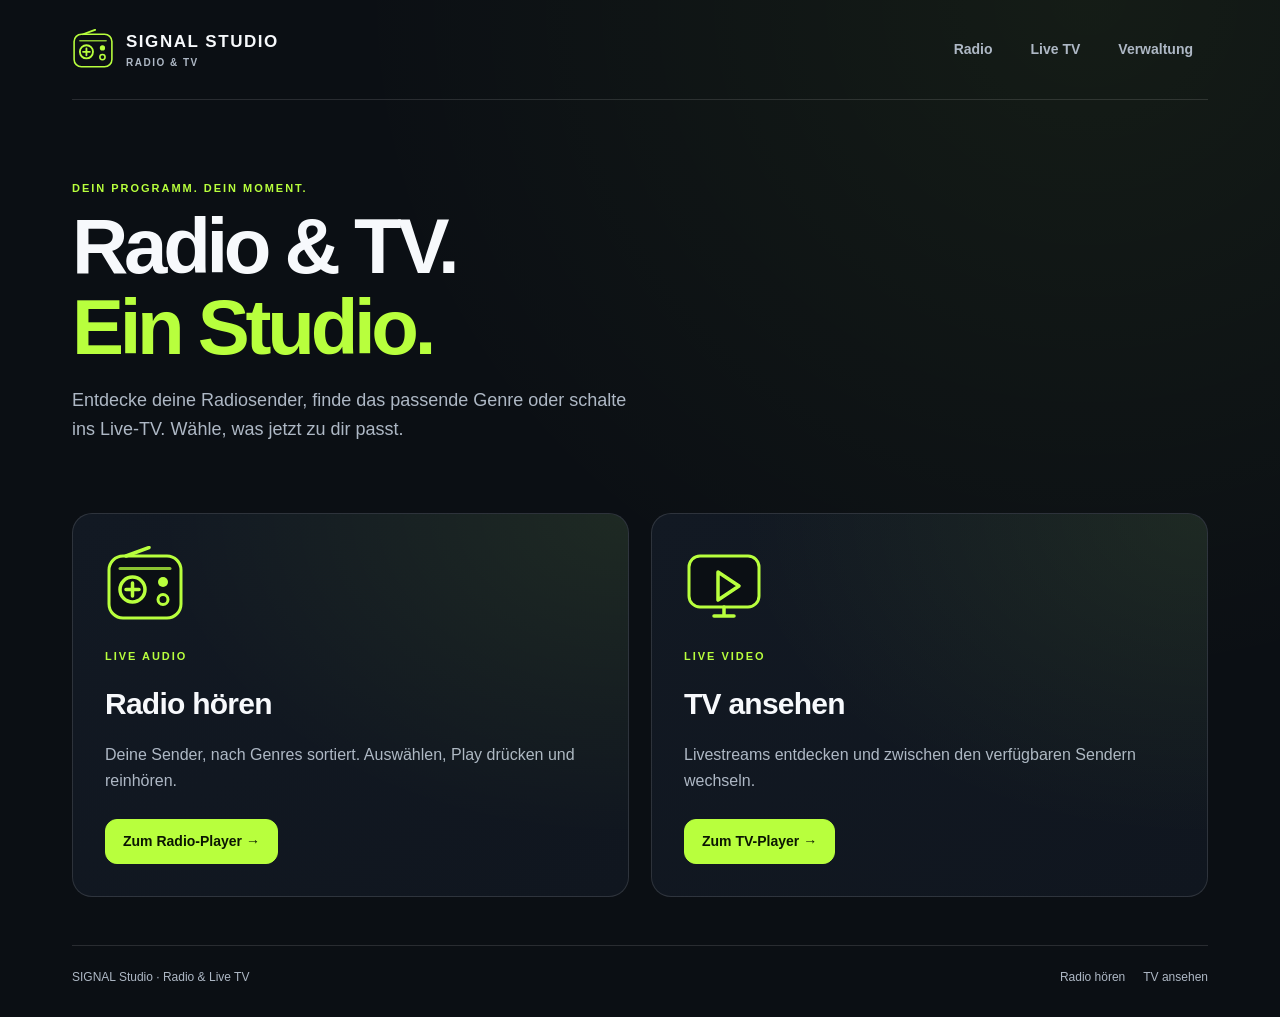
<file: index.html>
<!doctype html><html lang="de"><head><meta charset="UTF-8"><meta name="viewport" content="width=device-width,initial-scale=1"><meta name="description" content="SIGNAL Studio: Radio und Live-TV an einem Ort."><title>SIGNAL Studio - Radio &amp; TV</title><link rel="stylesheet" href="assets/css/studio.css?v=3"></head><body class="signal-site"><a class="skip-link" href="#inhalt">Zum Inhalt</a><div class="studio-shell"><header class="studio-header"><a class="studio-brand" href="index.html"><img src="easy-radio/assets/images/signal-radio.svg" alt="" width="42" height="42"><span>SIGNAL STUDIO<small>Radio &amp; TV</small></span></a><nav class="studio-nav" aria-label="Hauptnavigation"><a href="easy-radio/player.html">Radio</a><a href="tv-player/player.html">Live TV</a><a href="admin/login.php">Verwaltung</a></nav></header><main id="inhalt"><section class="hero"><span class="kicker">Dein Programm. Dein Moment.</span><h1>Radio &amp; TV.<br><span>Ein Studio.</span></h1><p>Entdecke deine Radiosender, finde das passende Genre oder schalte ins Live-TV. W&auml;hle, was jetzt zu dir passt.</p></section><div class="home-grid"><article class="card home-card"><img src="easy-radio/assets/images/signal-radio.svg" alt="" width="80" height="80"><span class="kicker">Live Audio</span><h2>Radio h&ouml;ren</h2><p>Deine Sender, nach Genres sortiert. Ausw&auml;hlen, Play dr&uuml;cken und reinh&ouml;ren.</p><a class="button primary" href="easy-radio/player.html">Zum Radio-Player &rarr;</a></article><article class="card home-card"><img src="tv-player/assets/images/signal-tv.svg" alt="" width="80" height="80"><span class="kicker">Live Video</span><h2>TV ansehen</h2><p>Livestreams entdecken und zwischen den verf&uuml;gbaren Sendern wechseln.</p><a class="button primary" href="tv-player/player.html">Zum TV-Player &rarr;</a></article></div></main><footer class="studio-footer"><span>SIGNAL Studio &middot; Radio &amp; Live TV</span><nav aria-label="Weitere Links"><a href="easy-radio/player.html">Radio h&ouml;ren</a><a href="tv-player/player.html">TV ansehen</a></nav></footer></div></body></html>
</file>
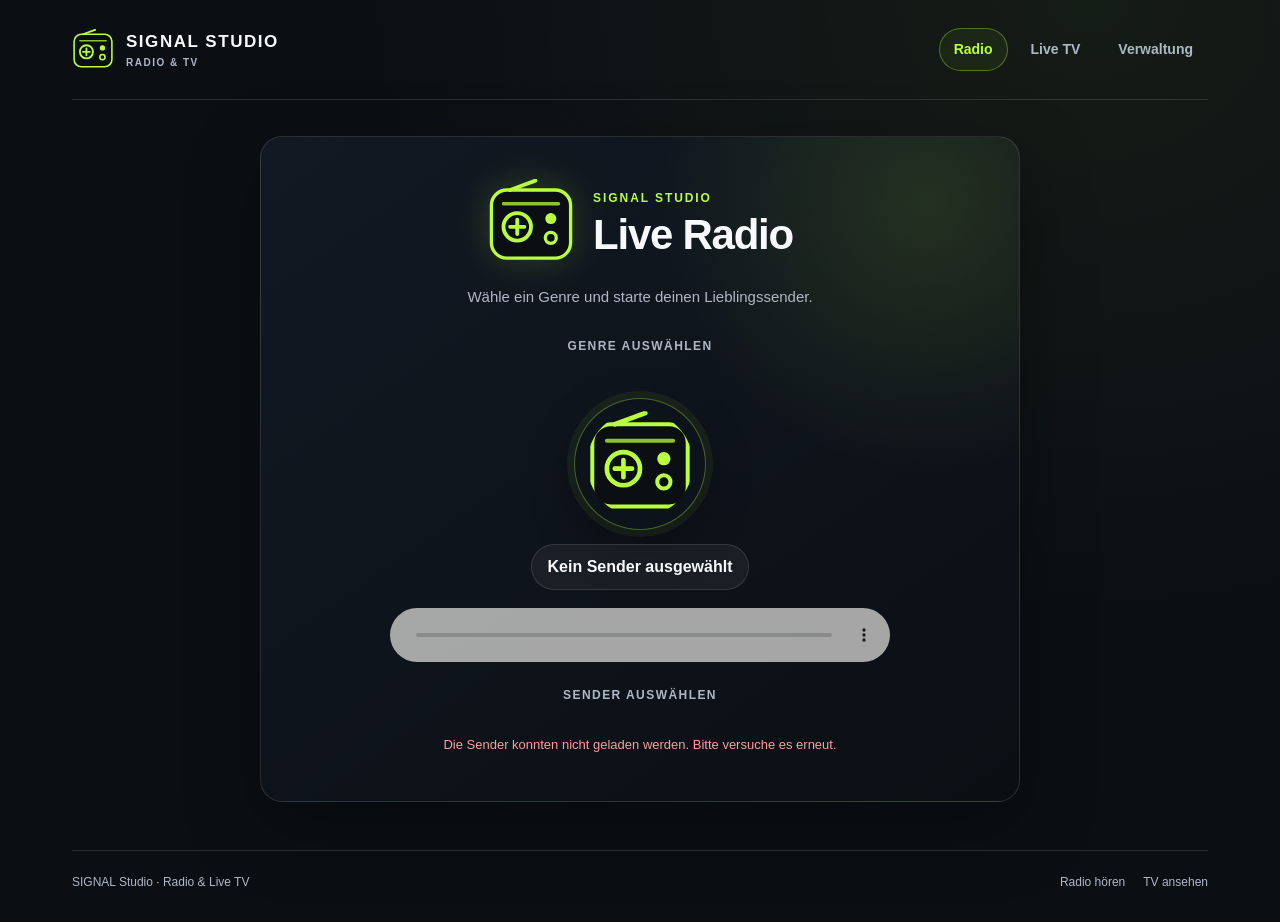
<file: easy-radio/player.html>
<!DOCTYPE html>
<html lang="de">
<head>
    <meta charset="UTF-8">
    <meta name="viewport" content="width=device-width, initial-scale=1.0">
    <meta name="description" content="Responsiver SIGNAL Studio Radio-Player mit Genre- und Senderauswahl.">
    <title>SIGNAL Radio-Player</title>
    <link rel="stylesheet" href="../assets/css/studio.css?v=3">
    <link rel="stylesheet" href="assets/css/radioplayer.css">
</head>
<body class="signal-site">
<a class="skip-link" href="#inhalt">Zum Inhalt</a><div class="studio-shell"><header class="studio-header"><a class="studio-brand" href="../index.html"><img src="../easy-radio/assets/images/signal-radio.svg" alt="" width="42" height="42"><span>SIGNAL STUDIO<small>Radio &amp; TV</small></span></a><nav class="studio-nav" aria-label="Hauptnavigation"><a href="../easy-radio/player.html" aria-current="page">Radio</a><a href="../tv-player/player.html">Live TV</a><a href="../admin/login.php">Verwaltung</a></nav></header>
<div class="player-layout">
    <main id="inhalt" class="signal-radio-player" data-radio-player aria-labelledby="signal-radio-title-html">
        <div class="rp-brand">
            <img class="rp-logo" src="assets/images/signal-radio.svg" width="96" height="96" alt="SIGNAL Studio Radio-Logo">
            <div>
                <span class="rp-kicker">SIGNAL Studio</span>
                <h1 id="signal-radio-title-html">Live Radio</h1>
            </div>
        </div>

        <p class="rp-intro">Wähle ein Genre und starte deinen Lieblingssender.</p>

        <div class="rp-section">
            <p class="rp-label">Genre auswählen</p>
            <div class="rp-genre" role="group" aria-label="Radio-Genres"></div>
        </div>

        <div class="rp-now-playing" aria-live="polite">
            <img class="rp-current-logo" src="assets/images/signal-radio.svg" width="132" height="132" alt="SIGNAL Radio">
            <strong class="rp-current-station">Kein Sender ausgewählt</strong>
        </div>

        <audio class="rp-audio-player" controls preload="none" aria-label="Radio-Player"></audio>

        <div class="rp-section">
            <p class="rp-label">Sender auswählen</p>
            <div class="rp-station" role="group" aria-label="Radiosender"></div>
        </div>

        <p class="rp-status" role="status" aria-live="polite"></p>
    </main>

</div>
<footer class="studio-footer"><span>SIGNAL Studio &middot; Radio &amp; Live TV</span><nav aria-label="Weitere Links"><a href="../easy-radio/player.html">Radio h&ouml;ren</a><a href="../tv-player/player.html">TV ansehen</a></nav></footer></div>
    <script>
        window.signalRadioSettings = {
            apiBaseUrl: new URL('../', window.location.href).href,
            brandLogo: new URL('assets/images/signal-radio.svg', window.location.href).href,
            defaultLogo: new URL('assets/images/signal-radio.svg', window.location.href).href,
            errorMessage: 'Die Sender konnten nicht geladen werden. Bitte versuche es erneut.'
        };
    </script>
    <script src="assets/js/radioplayer.js"></script>
</body>
</html>
</file>
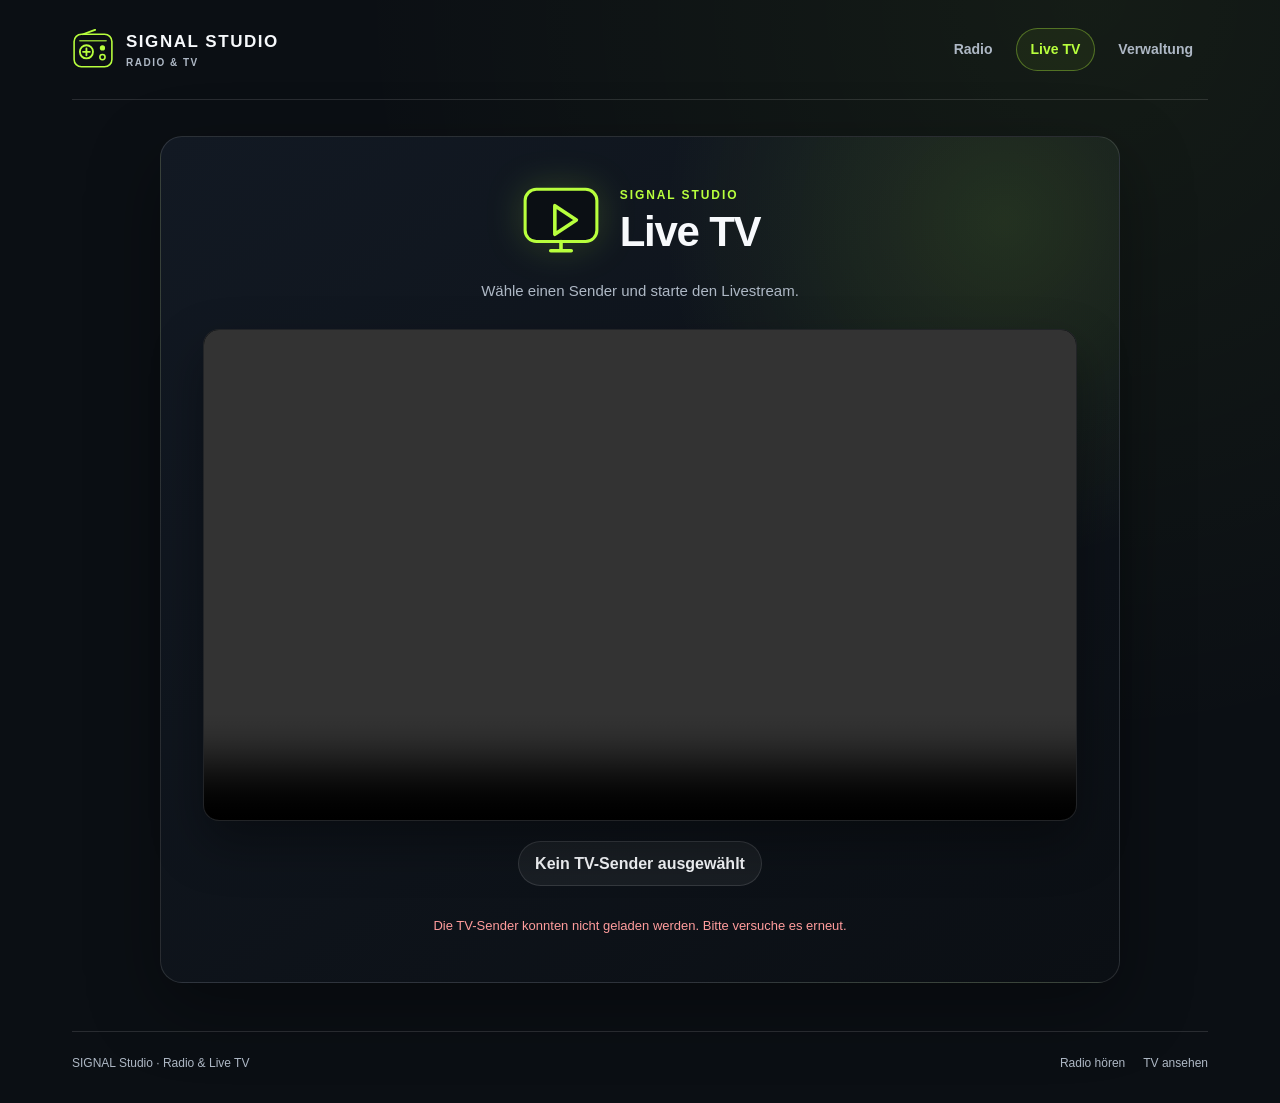
<file: tv-player/player.html>
<!DOCTYPE html>
<html lang="de">
<head>
    <meta charset="UTF-8">
    <meta name="viewport" content="width=device-width, initial-scale=1.0">
    <meta name="description" content="Responsiver SIGNAL Studio TV-Player mit sechs Live-Sendern.">
    <title>SIGNAL TV-Player</title>
    <link rel="stylesheet" href="../assets/css/studio.css?v=3">
    <link rel="stylesheet" href="assets/css/tvplayer.css">
</head>
<body class="signal-site">
<a class="skip-link" href="#inhalt">Zum Inhalt</a><div class="studio-shell"><header class="studio-header"><a class="studio-brand" href="../index.html"><img src="../easy-radio/assets/images/signal-radio.svg" alt="" width="42" height="42"><span>SIGNAL STUDIO<small>Radio &amp; TV</small></span></a><nav class="studio-nav" aria-label="Hauptnavigation"><a href="../easy-radio/player.html">Radio</a><a href="../tv-player/player.html" aria-current="page">Live TV</a><a href="../admin/login.php">Verwaltung</a></nav></header>
<div class="player-layout">
    <main id="inhalt" class="signal-tv-player" data-tv-player aria-labelledby="signal-tv-title">
        <header class="tv-brand">
            <img class="tv-logo" src="assets/images/signal-tv.svg" width="88" height="88" alt="SIGNAL Studio TV-Logo">
            <div>
                <span class="tv-kicker">SIGNAL Studio</span>
                <h1 id="signal-tv-title">Live TV</h1>
            </div>
        </header>

        <p class="tv-intro">Wähle einen Sender und starte den Livestream.</p>

        <div class="tv-screen">
            <video class="tv-video" controls playsinline preload="metadata" aria-label="TV-Player"></video>
        </div>

        <strong class="tv-current-channel" aria-live="polite">Kein TV-Sender ausgewählt</strong>
        <div class="tv-channels" role="group" aria-label="TV-Sender"></div>
        <p class="tv-status" role="status" aria-live="polite"></p>
    </main>

</div>
<footer class="studio-footer"><span>SIGNAL Studio &middot; Radio &amp; Live TV</span><nav aria-label="Weitere Links"><a href="../easy-radio/player.html">Radio h&ouml;ren</a><a href="../tv-player/player.html">TV ansehen</a></nav></footer></div>
    <script src="assets/js/hls.min.js"></script>
    <script>
        window.signalTvSettings = {
            apiUrl: new URL('../tv-json/get_stations.php', window.location.href).href,
            fallbackLogo: new URL('assets/images/signal-tv.svg', window.location.href).href,
            errorMessage: 'Die TV-Sender konnten nicht geladen werden. Bitte versuche es erneut.'
        };
    </script>
    <script src="assets/js/tvplayer.js"></script>
</body>
</html>
</file>
<file: assets/css/studio.css>
:root{--studio-bg:#0b0f14;--studio-panel:#121923;--studio-soft:#18212d;--studio-line:rgba(255,255,255,.12);--studio-text:#f7f9fc;--studio-muted:#aeb8c5;--studio-accent:#b8ff3d;--studio-danger:#ffb3b3;color-scheme:dark}
.signal-site{margin:0;min-height:100vh;background:radial-gradient(ellipse at 85% 0,rgba(184,255,61,.055),transparent 48%),var(--studio-bg);color:var(--studio-text);font:16px/1.6 Inter,"Segoe UI",Arial,sans-serif}
.signal-site *, .signal-site *::before,.signal-site *::after{box-sizing:border-box}
.signal-site a{color:inherit;text-decoration:none}.signal-site a:hover{text-decoration:underline;text-underline-offset:4px}
.signal-site :focus-visible{outline:3px solid var(--studio-accent);outline-offset:4px}
.studio-shell{width:min(1200px,100%);margin:auto;padding:0 32px}.studio-header{display:flex;align-items:center;justify-content:space-between;gap:24px;min-height:100px;margin-bottom:36px;border-bottom:1px solid var(--studio-line)}
.studio-brand{display:inline-flex;align-items:center;gap:12px;flex-shrink:0;font-size:17px;font-weight:800;letter-spacing:.09em}.studio-brand img{width:42px;height:42px}.studio-brand small{display:block;color:var(--studio-muted);font-size:10px;font-weight:600;letter-spacing:.15em;text-transform:uppercase}
.studio-nav,.admin-nav,.actions,.row-actions{display:flex;align-items:center;gap:8px;flex-wrap:wrap}.studio-nav a,.admin-nav a{padding:9px 14px;border:1px solid transparent;border-radius:999px;color:var(--studio-muted);font-size:14px;font-weight:650}.studio-nav a:hover,.admin-nav a:hover{text-decoration:none;color:var(--studio-text);background:var(--studio-soft)}.studio-nav a[aria-current=page],.admin-nav a[aria-current=page]{color:var(--studio-accent);border-color:rgba(184,255,61,.35);background:rgba(184,255,61,.06)}
.studio-header form{margin:0}.admin-nav{margin:0 0 32px;padding:8px;background:var(--studio-panel);border:1px solid var(--studio-line);border-radius:16px}.admin-nav form{margin-left:auto}
.page-heading{display:flex;align-items:flex-end;justify-content:space-between;gap:24px;margin-bottom:26px}.signal-site h1{font-size:clamp(30px,4vw,46px);line-height:1.15;letter-spacing:-.035em;margin:6px 0 10px}.signal-site h2{font-size:22px;letter-spacing:-.025em;margin:0 0 18px}.kicker{color:var(--studio-accent);font-size:11px;font-weight:800;letter-spacing:.18em;text-transform:uppercase}.page-heading p,.muted{color:var(--studio-muted);margin:0;max-width:65ch}.page-heading .actions{flex-shrink:0}
.signal-site .button,.signal-site button{display:inline-flex;align-items:center;justify-content:center;gap:8px;min-height:44px;padding:10px 17px;border:1px solid var(--studio-line);border-radius:12px;background:var(--studio-soft);color:var(--studio-text);font:inherit;font-size:14px;font-weight:700;text-decoration:none;cursor:pointer;transition:background .16s,border-color .16s,color .16s}
.signal-site .button:hover,.signal-site button:hover{border-color:rgba(184,255,61,.6);text-decoration:none}.signal-site .primary,.signal-site button.primary{background:var(--studio-accent);border-color:var(--studio-accent);color:#0b1602}.signal-site .primary:hover{background:#ceff7a}.signal-site .danger{color:var(--studio-danger);background:rgba(255,100,100,.05);border-color:rgba(255,130,130,.25)}.signal-site .danger:hover{background:rgba(255,100,100,.13);border-color:var(--studio-danger)}.signal-site button:disabled{opacity:.45;cursor:not-allowed}.signal-site .inline{display:inline-flex;margin:0}
.card,.table-wrap,.empty-state,.stat-card{background:linear-gradient(150deg,var(--studio-panel),#10161f);border:1px solid var(--studio-line);border-radius:20px}.card{padding:28px}.form-card{max-width:800px;margin-bottom:28px}.form-grid{display:grid;grid-template-columns:1fr 1fr;gap:0 20px}.full-width{grid-column:1/-1}.signal-site label{display:grid;gap:8px;margin:0 0 20px;color:#dce3ec;font-size:14px;font-weight:650}.signal-site input,.signal-site select{display:block;width:100%;min-height:46px;padding:11px 13px;background:var(--studio-bg);border:1px solid var(--studio-line);border-radius:10px;color:var(--studio-text);font:inherit;font-size:15px}.signal-site input:focus,.signal-site select:focus{outline:2px solid var(--studio-accent);outline-offset:2px}.signal-site label small{color:var(--studio-muted);font-size:12px;font-weight:400}.signal-site .check{display:flex;align-items:center;gap:12px;min-height:46px}.signal-site .check input{width:20px;min-height:20px;accent-color:var(--studio-accent)}.form-actions{display:flex;gap:10px;flex-wrap:wrap;padding-top:8px}
.errors,.notice{margin-bottom:24px;padding:16px 20px;border:1px solid rgba(255,140,140,.35);border-radius:14px;color:var(--studio-danger);background:rgba(255,100,100,.065)}.notice{border-color:rgba(184,255,61,.25);color:var(--studio-text);background:rgba(184,255,61,.05)}.notice p{margin:0}.notice code{overflow-wrap:anywhere}.errors ul{margin:0;padding-left:20px}
.table-wrap{width:100%;overflow-x:auto}.signal-site table{width:100%;border-collapse:collapse;min-width:760px;font-size:14px}.signal-site th,.signal-site td{padding:18px 20px;border-bottom:1px solid var(--studio-line);text-align:left;vertical-align:middle}.signal-site th{padding-top:15px;padding-bottom:15px;color:var(--studio-muted);font-size:10px;text-transform:uppercase;letter-spacing:.12em;font-weight:750;background:rgba(255,255,255,.018)}.signal-site tbody tr:last-child td{border-bottom:0}.signal-site tbody tr:hover{background:rgba(255,255,255,.018)}.signal-site td .button,.signal-site td button{min-height:40px;padding:8px 12px;font-size:12px}.station-identity{display:flex;align-items:center;gap:14px;min-width:170px}.station-logo{width:48px;height:48px;object-fit:contain;background:#fff;border-radius:12px;padding:4px;flex-shrink:0}.station-identity strong{display:block;max-width:230px;overflow-wrap:anywhere;font-weight:650}.station-identity small{display:block;color:var(--studio-muted);font-size:11px}.badge{display:inline-block;border:1px solid var(--studio-line);border-radius:999px;padding:4px 10px;font-size:11px;color:var(--studio-muted);white-space:nowrap}.status-on{color:var(--studio-accent);border-color:rgba(184,255,61,.3);background:rgba(184,255,61,.045)}.status-off{color:var(--studio-danger)}.preview-audio{width:230px;max-width:100%;height:38px;display:block;accent-color:var(--studio-accent)}.preview-status{font-size:11px;color:var(--studio-danger);max-width:230px}.table-note{margin:10px 0 0;color:var(--studio-muted);font-size:12px}.empty-state{padding:40px;text-align:center;color:var(--studio-muted)}
.studio-footer{display:flex;justify-content:space-between;gap:18px;flex-wrap:wrap;border-top:1px solid var(--studio-line);margin-top:48px;padding:22px 0 30px;font-size:12px;color:var(--studio-muted)}.studio-footer a{color:var(--studio-muted)}.studio-footer nav{display:flex;gap:18px}.login-shell{max-width:540px;margin:16px auto 50px}.login-shell .card{padding:32px}.login-shell h1{font-size:32px}.login-shell .page-heading{text-align:center;justify-content:center}.login-shell .form-actions button{width:100%}.player-layout{margin:0 auto;max-width:960px}.skip-link{position:absolute;left:20px;top:-100px;padding:12px;background:var(--studio-accent);color:#000!important;z-index:100}.skip-link:focus{top:10px}
.hero{padding:38px 0 28px;max-width:820px}.hero h1{font-size:clamp(44px,7vw,78px);line-height:1.04;letter-spacing:-.055em}.hero h1 span{color:var(--studio-accent)}.hero p{color:var(--studio-muted);font-size:18px;max-width:58ch}.home-grid{display:grid;grid-template-columns:1fr 1fr;gap:22px;margin-top:24px}.home-card{padding:32px;position:relative;overflow:hidden;display:flex;align-items:flex-start;flex-direction:column;gap:14px}.home-card img{width:80px;height:80px;margin-bottom:8px}.home-card h2{font-size:30px;margin:0}.home-card p{margin:0 0 12px;color:var(--studio-muted)}.home-card .button{margin-top:auto}.home-card:before{content:"";position:absolute;inset:0;pointer-events:none;background:radial-gradient(ellipse at 100% 0,rgba(184,255,61,.08),transparent 60%)}
@media(max-width:800px){.studio-shell{padding:0 20px}.studio-header{flex-wrap:wrap;gap:14px;padding:20px 0;margin-bottom:26px}.studio-nav{gap:4px}.studio-nav a{padding:8px 10px}.page-heading{align-items:flex-start;flex-direction:column;gap:18px}.admin-nav form{margin-left:0}.studio-header .studio-nav{margin-left:auto}.card{padding:22px}.form-grid{grid-template-columns:1fr}.full-width{grid-column:auto}.hero{padding-top:20px}.home-grid{gap:16px}.home-card{padding:24px}}
@media(max-width:520px){.studio-shell{padding:0 14px}.studio-header{gap:16px}.studio-header .studio-nav{width:100%;margin-left:0;justify-content:space-between}.studio-nav a{font-size:12px;padding:7px 10px}.studio-brand{font-size:15px}.admin-nav{gap:3px;padding:6px}.admin-nav a{font-size:12px;padding:8px 10px}.admin-nav form{width:100%;padding:4px}.admin-nav button{width:100%}.signal-site h1{font-size:30px}.card{padding:20px 16px;border-radius:16px}.home-grid{grid-template-columns:1fr}.hero h1{font-size:46px}.hero p{font-size:16px}.login-shell .card{padding:24px 18px}.studio-footer{margin-top:30px}.signal-site th,.signal-site td{padding:14px}.actions .button,.actions button{flex-grow:1}.page-heading .actions{width:100%}.station-identity strong{max-width:190px}.studio-footer{font-size:11px}}
@media(prefers-reduced-motion:reduce){.signal-site *, .signal-site *::before,.signal-site *::after{animation:none!important;transition:none!important}}
</file>
<file: easy-radio/assets/css/radioplayer.css>
.signal-radio-player {
    --rp-bg: #0b0f14;
    --rp-panel: #121923;
    --rp-panel-soft: #18212d;
    --rp-line: rgba(255, 255, 255, 0.12);
    --rp-text: #f7f9fc;
    --rp-muted: #aeb8c5;
    --rp-accent: #b8ff3d;
    width: min(100%, 760px);
    margin: 0 auto;
    padding: clamp(22px, 4vw, 42px);
    color: var(--rp-text);
    background:
        radial-gradient(circle at 88% 10%, rgba(184, 255, 61, 0.12), transparent 30%),
        linear-gradient(145deg, var(--rp-panel), var(--rp-bg));
    border: 1px solid var(--rp-line);
    border-radius: 22px;
    box-shadow: 0 24px 70px rgba(0, 0, 0, 0.35);
    font-family: Inter, "Segoe UI", Arial, sans-serif;
    box-sizing: border-box;
}

.signal-radio-player *,
.signal-radio-player *::before,
.signal-radio-player *::after {
    box-sizing: border-box;
}

.signal-radio-player .rp-brand {
    display: flex;
    align-items: center;
    justify-content: center;
    gap: 18px;
    text-align: left;
}

.signal-radio-player .rp-logo {
    width: 88px;
    height: 88px;
    margin: 0;
    object-fit: contain;
    filter: drop-shadow(0 0 18px rgba(184, 255, 61, 0.18));
}

.signal-radio-player .rp-kicker {
    display: block;
    margin-bottom: 5px;
    color: var(--rp-accent);
    font-size: 12px;
    font-weight: 800;
    letter-spacing: 0.16em;
    text-transform: uppercase;
}

.signal-radio-player h1,
.signal-radio-player h2 {
    margin: 0;
    color: var(--rp-text);
    font-size: clamp(28px, 5vw, 42px);
    line-height: 1.05;
    letter-spacing: -0.03em;
}

.signal-radio-player .rp-intro {
    margin: 18px auto 28px;
    color: var(--rp-muted);
    text-align: center;
    font-size: 15px;
    line-height: 1.6;
    text-transform: none;
}

.signal-radio-player .rp-section {
    margin-top: 24px;
}

.signal-radio-player .rp-label {
    margin: 0 0 12px;
    color: var(--rp-muted);
    font-size: 12px;
    font-weight: 800;
    letter-spacing: 0.12em;
    text-align: center;
    text-transform: uppercase;
}

.signal-radio-player .rp-genre,
.signal-radio-player .rp-station {
    display: flex;
    flex-wrap: wrap;
    justify-content: center;
    gap: 10px;
}

.signal-radio-player button {
    min-height: 42px;
    min-width: 96px;
    margin: 0;
    padding: 10px 16px;
    border: 1px solid var(--rp-line);
    border-radius: 999px;
    color: var(--rp-text);
    background: var(--rp-panel-soft);
    box-shadow: none;
    font: inherit;
    font-size: 14px;
    font-weight: 750;
    line-height: 1.2;
    cursor: pointer;
    transition: border-color 0.18s ease, color 0.18s ease, background-color 0.18s ease, transform 0.18s ease;
}

.signal-radio-player button:hover,
.signal-radio-player button:focus-visible,
.signal-radio-player button[aria-pressed="true"] {
    color: #071006;
    background: var(--rp-accent);
    border-color: var(--rp-accent);
    transform: translateY(-1px);
    outline: none;
}

.signal-radio-player .rp-now-playing {
    display: grid;
    justify-items: center;
    gap: 14px;
    margin: 30px auto 18px;
}

.signal-radio-player .rp-current-logo {
    display: block;
    width: 132px;
    height: 132px;
    margin: 0;
    padding: 12px;
    object-fit: contain;
    background: #0d131b;
    border: 1px solid rgba(184, 255, 61, 0.34);
    border-radius: 50%;
    box-shadow: 0 0 0 7px rgba(184, 255, 61, 0.06), 0 18px 44px rgba(0, 0, 0, 0.34);
}

.signal-radio-player .rp-current-logo.is-playing {
    animation: signal-radio-pulse 2.2s ease-in-out infinite;
}

@keyframes signal-radio-pulse {
    0%, 100% { box-shadow: 0 0 0 7px rgba(184, 255, 61, 0.06), 0 18px 44px rgba(0, 0, 0, 0.34); }
    50% { box-shadow: 0 0 0 11px rgba(184, 255, 61, 0.13), 0 18px 44px rgba(0, 0, 0, 0.34); }
}

.signal-radio-player .rp-current-station {
    display: block;
    max-width: 100%;
    padding: 9px 16px;
    color: var(--rp-text);
    background: rgba(255, 255, 255, 0.05);
    border: 1px solid var(--rp-line);
    border-radius: 999px;
    text-align: center;
    overflow-wrap: anywhere;
}

.signal-radio-player .rp-audio-player {
    display: block;
    width: min(100%, 500px);
    margin: 18px auto 8px;
    accent-color: var(--rp-accent);
    filter: invert(0.9) hue-rotate(38deg) saturate(1.2);
}

.signal-radio-player .rp-status {
    min-height: 24px;
    margin: 18px 0 0;
    color: var(--rp-muted);
    font-size: 13px;
    line-height: 1.5;
    text-align: center;
    text-transform: none;
}

.signal-radio-player .rp-status.is-error {
    color: #ff9c9c;
}

@media (max-width: 600px) {
    .signal-radio-player {
        padding: 22px 14px;
        border-radius: 16px;
    }

    .signal-radio-player .rp-brand {
        flex-direction: column;
        gap: 10px;
        text-align: center;
    }

    .signal-radio-player .rp-logo {
        width: 72px;
        height: 72px;
    }

    .signal-radio-player button {
        min-width: 0;
        flex: 1 1 calc(50% - 10px);
    }

    .signal-radio-player .rp-current-logo {
        width: 112px;
        height: 112px;
    }
}

@media (prefers-reduced-motion: reduce) {
    .signal-radio-player *,
    .signal-radio-player *::before,
    .signal-radio-player *::after {
        animation-duration: 0.01ms !important;
        animation-iteration-count: 1 !important;
        transition-duration: 0.01ms !important;
    }
}
</file>
<file: tv-player/assets/css/tvplayer.css>
.signal-tv-player {
    --tv-bg: #0b0f14;
    --tv-panel: #121923;
    --tv-panel-soft: #18212d;
    --tv-line: rgba(255, 255, 255, 0.12);
    --tv-text: #f7f9fc;
    --tv-muted: #aeb8c5;
    --tv-accent: #b8ff3d;
    width: min(100%, 960px);
    margin: 0 auto;
    padding: clamp(22px, 4vw, 42px);
    color: var(--tv-text);
    background:
        radial-gradient(circle at 88% 10%, rgba(184, 255, 61, 0.12), transparent 30%),
        linear-gradient(145deg, var(--tv-panel), var(--tv-bg));
    border: 1px solid var(--tv-line);
    border-radius: 22px;
    box-shadow: 0 24px 70px rgba(0, 0, 0, 0.35);
    font-family: Inter, "Segoe UI", Arial, sans-serif;
    box-sizing: border-box;
}

.signal-tv-player *,
.signal-tv-player *::before,
.signal-tv-player *::after {
    box-sizing: border-box;
}

.signal-tv-player .tv-brand {
    display: flex;
    align-items: center;
    justify-content: center;
    gap: 18px;
}

.signal-tv-player .tv-logo {
    width: 82px;
    height: 82px;
    object-fit: contain;
    filter: drop-shadow(0 0 18px rgba(184, 255, 61, 0.18));
}

.signal-tv-player .tv-kicker {
    display: block;
    margin-bottom: 5px;
    color: var(--tv-accent);
    font-size: 12px;
    font-weight: 800;
    letter-spacing: 0.16em;
    text-transform: uppercase;
}

.signal-tv-player h1 {
    margin: 0;
    color: var(--tv-text);
    font-size: clamp(28px, 5vw, 42px);
    line-height: 1.05;
    letter-spacing: -0.03em;
}

.signal-tv-player .tv-intro {
    margin: 18px auto 26px;
    color: var(--tv-muted);
    text-align: center;
    font-size: 15px;
    line-height: 1.6;
}

.signal-tv-player .tv-screen {
    position: relative;
    width: 100%;
    aspect-ratio: 16 / 9;
    overflow: hidden;
    background: #030609;
    border: 1px solid var(--tv-line);
    border-radius: 16px;
    box-shadow: 0 22px 50px rgba(0, 0, 0, 0.34);
}

.signal-tv-player .tv-video {
    display: block;
    width: 100%;
    height: 100%;
    margin: 0;
    background: #030609;
    object-fit: contain;
    accent-color: var(--tv-accent);
}

.signal-tv-player .tv-current-channel {
    display: block;
    width: fit-content;
    max-width: 100%;
    margin: 20px auto 14px;
    padding: 9px 16px;
    color: var(--tv-text);
    background: rgba(255, 255, 255, 0.05);
    border: 1px solid var(--tv-line);
    border-radius: 999px;
    text-align: center;
}

.signal-tv-player .tv-channels {
    display: grid;
    grid-template-columns: repeat(3, minmax(0, 1fr));
    gap: 10px;
}

.signal-tv-player button {
    min-height: 46px;
    margin: 0;
    padding: 11px 14px;
    color: var(--tv-text);
    background: var(--tv-panel-soft);
    border: 1px solid var(--tv-line);
    border-radius: 12px;
    box-shadow: none;
    font: inherit;
    font-size: 14px;
    font-weight: 750;
    cursor: pointer;
    transition: border-color 0.18s ease, color 0.18s ease, background-color 0.18s ease, transform 0.18s ease;
}

.signal-tv-player button:hover,
.signal-tv-player button:focus-visible,
.signal-tv-player button[aria-pressed="true"] {
    color: #071006;
    background: var(--tv-accent);
    border-color: var(--tv-accent);
    transform: translateY(-1px);
    outline: none;
}

.signal-tv-player .tv-status {
    min-height: 24px;
    margin: 16px 0 0;
    color: var(--tv-muted);
    font-size: 13px;
    line-height: 1.5;
    text-align: center;
}

.signal-tv-player .tv-status.is-error {
    color: #ff9c9c;
}

@media (max-width: 680px) {
    .signal-tv-player {
        padding: 22px 14px;
        border-radius: 16px;
    }

    .signal-tv-player .tv-brand {
        flex-direction: column;
        gap: 10px;
        text-align: center;
    }

    .signal-tv-player .tv-logo {
        width: 72px;
        height: 72px;
    }

    .signal-tv-player .tv-channels {
        grid-template-columns: repeat(2, minmax(0, 1fr));
    }
}

@media (max-width: 400px) {
    .signal-tv-player .tv-channels {
        grid-template-columns: 1fr;
    }
}

@media (prefers-reduced-motion: reduce) {
    .signal-tv-player *,
    .signal-tv-player *::before,
    .signal-tv-player *::after {
        transition-duration: 0.01ms !important;
    }
}
</file>
